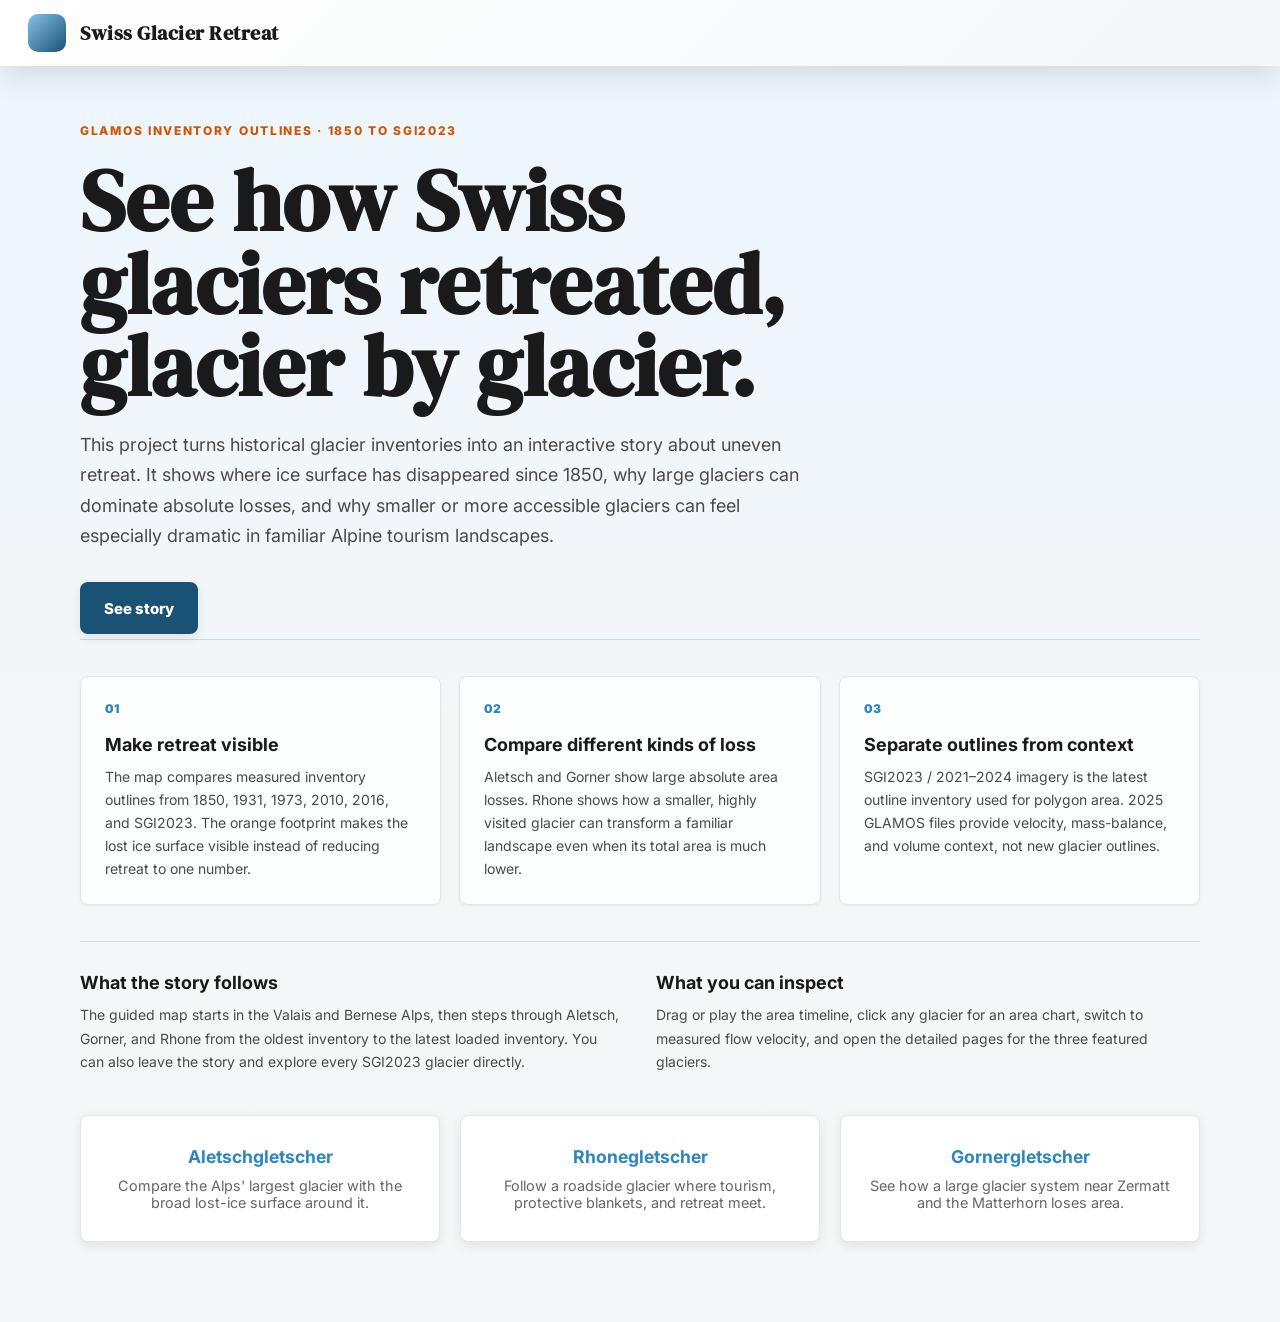
<file: docs/index.html>
<!doctype html>
<html lang="en">

<head>
  <meta charset="utf-8">
  <meta name="viewport" content="width=device-width, initial-scale=1.0">
  <title>Swiss Glacier Retreat</title>
  <link rel="stylesheet" href="style.css">
</head>

<body class="welcome-page">
  <header>
    <div class="logo-area">
      <div class="logo-icon"></div>
      <div class="logo-text">
        <h1>Swiss Glacier Retreat</h1>
      </div>
    </div>
  </header>

  <main class="welcome-shell">
    <section class="welcome-hero">
      <div class="welcome-kicker">GLAMOS inventory outlines · 1850 to SGI2023</div>
      <h2>See how Swiss glaciers retreated, glacier by glacier.</h2>
      <p>
        This project turns historical glacier inventories into an interactive story about uneven retreat. It shows
        where ice surface has disappeared since 1850, why large glaciers can dominate absolute losses, and why smaller
        or more accessible glaciers can feel especially dramatic in familiar Alpine tourism landscapes.
      </p>
      <div class="hero-cta">
        <a href="map/index.html" class="primary-cta">See story</a>
      </div>
    </section>

    <section class="welcome-grid" aria-label="Project goals">
      <article class="welcome-panel">
        <span>01</span>
        <h3>Make retreat visible</h3>
        <p>
          The map compares measured inventory outlines from 1850, 1931, 1973, 2010, 2016, and SGI2023. The orange
          footprint makes the lost ice surface visible instead of reducing retreat to one number.
        </p>
      </article>
      <article class="welcome-panel">
        <span>02</span>
        <h3>Compare different kinds of loss</h3>
        <p>
          Aletsch and Gorner show large absolute area losses. Rhone shows how a smaller, highly visited glacier can
          transform a familiar landscape even when its total area is much lower.
        </p>
      </article>
      <article class="welcome-panel">
        <span>03</span>
        <h3>Separate outlines from context</h3>
        <p>
          SGI2023 / 2021–2024 imagery is the latest outline inventory used for polygon area. 2025 GLAMOS files provide
          velocity, mass-balance, and volume context, not new glacier outlines.
        </p>
      </article>
    </section>

    <section class="welcome-details">
      <div>
        <h3>What the story follows</h3>
        <p>
          The guided map starts in the Valais and Bernese Alps, then steps through Aletsch, Gorner, and Rhone from the
          oldest inventory to the latest loaded inventory. You can also leave the story and explore every SGI2023 glacier
          directly.
        </p>
      </div>
      <div>
        <h3>What you can inspect</h3>
        <p>
          Drag or play the area timeline, click any glacier for an area chart, switch to measured flow velocity, and open
          the detailed pages for the three featured glaciers.
        </p>
      </div>
    </section>

    <div class="box-row">
      <a href="glaciers/aletsch.html" class="clickable-box">
        <h4>Aletschgletscher</h4>
        <p>Compare the Alps' largest glacier with the broad lost-ice surface around it.</p>
      </a>

      <a href="glaciers/rhone.html" class="clickable-box">
        <h4>Rhonegletscher</h4>
        <p>Follow a roadside glacier where tourism, protective blankets, and retreat meet.</p>
      </a>

      <a href="glaciers/gorner.html" class="clickable-box">
        <h4>Gornergletscher</h4>
        <p>See how a large glacier system near Zermatt and the Matterhorn loses area.</p>
      </a>
    </div>
  </main>
</body>

</html>
</file>
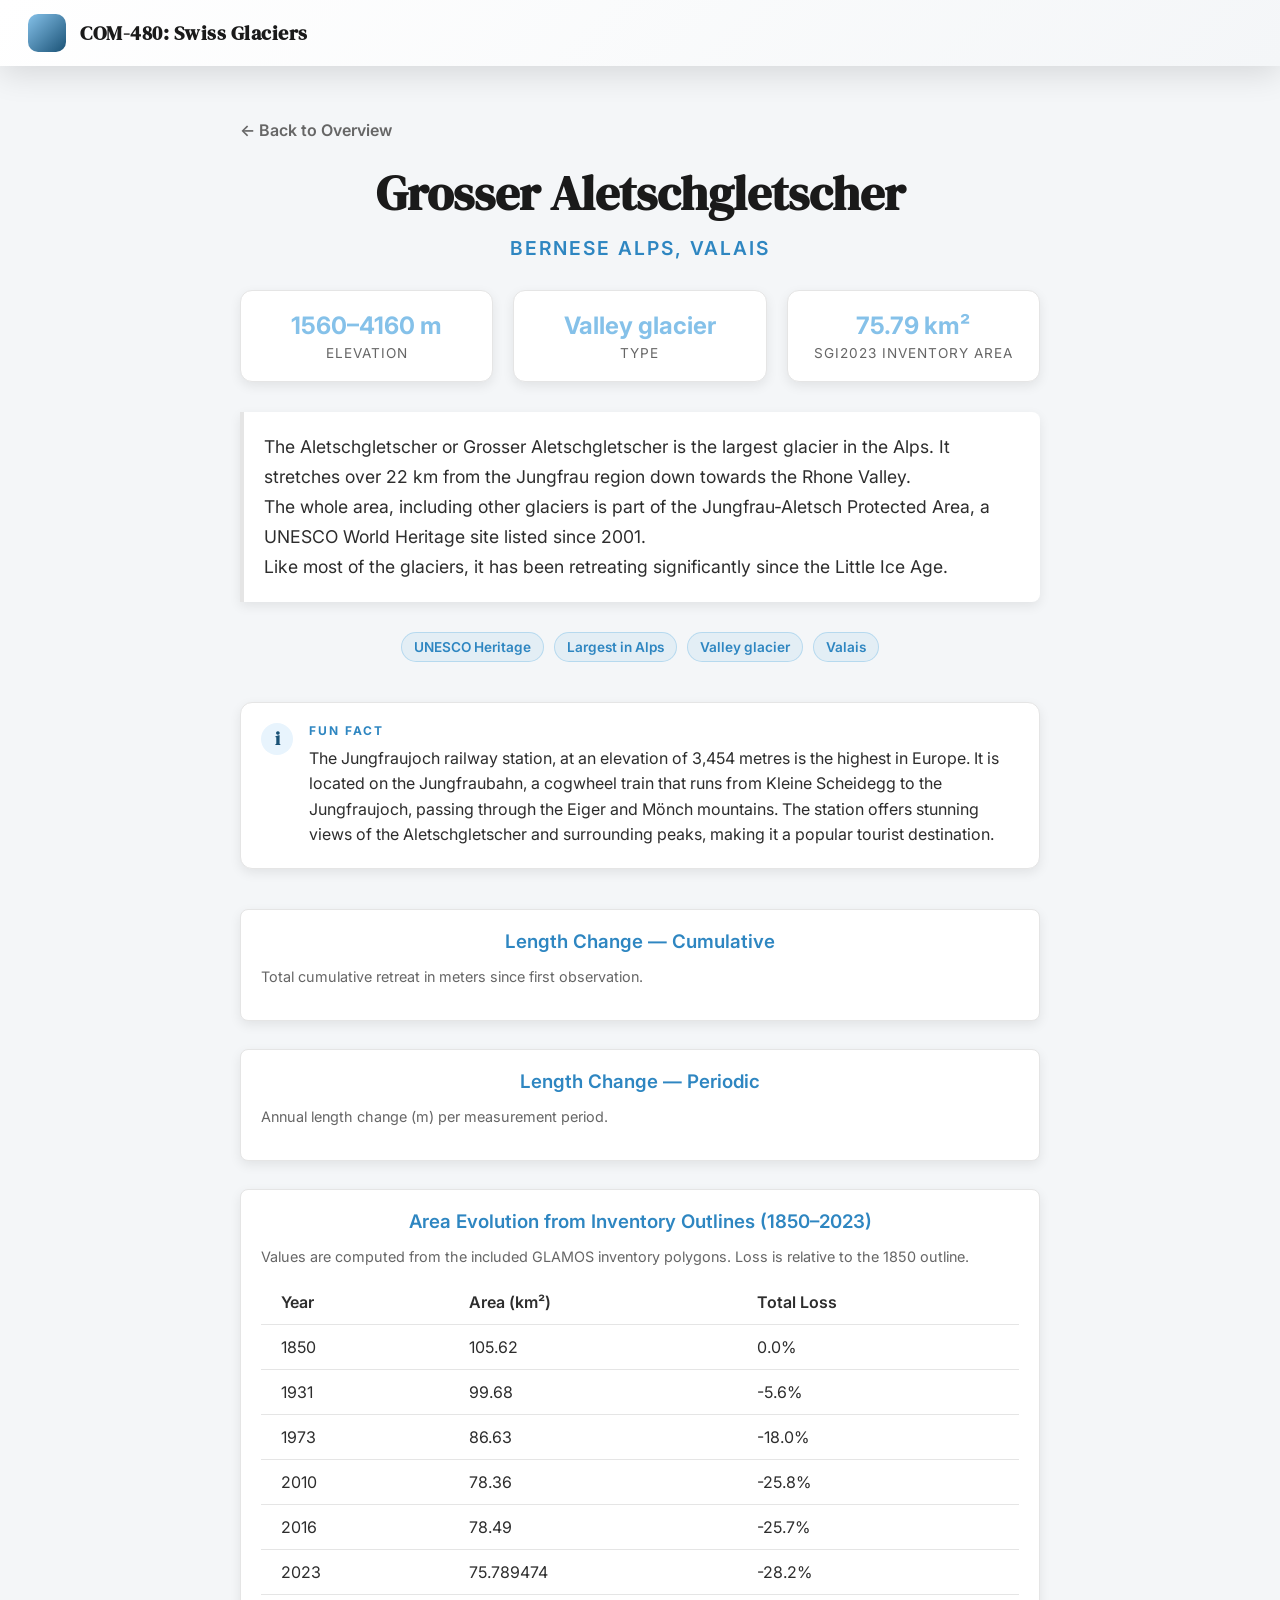
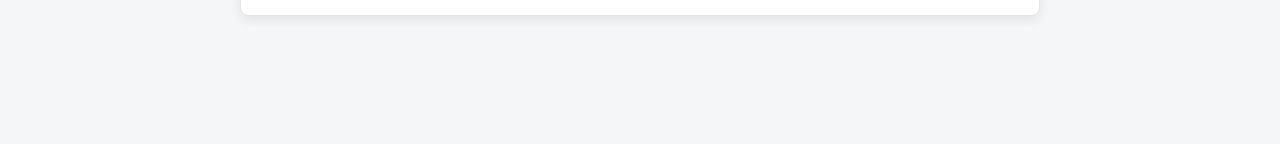
<file: docs/glaciers/aletsch.html>
<!DOCTYPE html>
<html lang="en">
<head>
  <meta charset="UTF-8">
  <meta name="viewport" content="width=device-width, initial-scale=1.0">
  <title>Grosser Aletschgletscher — Swiss Glaciers</title>
  
  <link rel="stylesheet" href="../style.css">
  
  <style>
    /* Specific styles for the deep-dive page to match the old popup feel */
    .glacier-hero {
      text-align: center;
      margin-bottom: 30px;
    }
    .glacier-hero h2 {
      font-family: 'DM Serif Display', serif;
      font-size: 3rem;
      color: var(--text-main);
      margin-bottom: 10px;
    }
    .glacier-region {
      color: var(--accent-color);
      font-size: 1.2rem;
      font-weight: 600;
      text-transform: uppercase;
      letter-spacing: 2px;
    }
    .glacier-stats-grid {
      display: flex;
      gap: 20px;
      margin-bottom: 30px;
    }
    .stat-box {
      flex: 1;
      background: var(--bg-card);
      border: 1px solid var(--border-color);
      border-radius: 12px;
      padding: 20px;
      text-align: center;
      box-shadow: 0 4px 15px rgba(0,0,0,0.2);
    }
    .stat-value {
      font-size: 1.5rem;
      font-weight: 700;
      color: var(--glacier-light);
      margin-bottom: 5px;
    }
    .stat-label {
      font-size: 0.85rem;
      color: var(--text-muted);
      text-transform: uppercase;
      letter-spacing: 1px;
    }
    .glacier-description {
      font-size: 1.1rem;
      line-height: 1.7;
      color: var(--earth-800);
      margin-bottom: 30px;
      padding: 20px;
      background: var(--bg-card);
      border-left: 4px solid var(--accent-color);
      border-radius: 0 8px 8px 0;
    }
    .glacier-tags {
      display: flex;
      flex-wrap: wrap;
      justify-content: center;
      gap: 10px;
      margin-bottom: 40px;
    }
    .tag {
      background: rgba(78, 168, 222, 0.1);
      color: var(--accent-color);
      padding: 6px 12px;
      border-radius: 20px;
      font-size: 0.85rem;
      font-weight: 600;
      border: 1px solid rgba(78, 168, 222, 0.3);
    }
    /* A simple CSS table for the historical data */
    .data-table {
      width: 100%;
      border-collapse: collapse;
      margin-top: 10px;
    }
    .data-table th, .data-table td {
      padding: 12px 20px;
      text-align: left;
      border-bottom: 1px solid var(--border-color);
      color: var(--earth-800)
    }
    .data-table th {
      color: var(--accent-color);
      font-weight: 600;
    }
    .data-table tr:hover td {
      background: rgba(255,255,255,0.02);
    }
    .back-btn {
      display: inline-block;
      margin-bottom: 20px;
      color: var(--text-muted);
      text-decoration: none;
      font-weight: 600;
      transition: color 0.2s;
    }
    .back-btn:hover {
      color: var(--accent-color);
    }
    .fun-fact {
      display: flex;
      gap: 16px;
      align-items: flex-start;
      margin-bottom: 40px;
      padding: 20px;
      background: var(--bg-card);
      border: 1px solid var(--border-color);
      border-radius: 12px;
      box-shadow: 0 4px 15px rgba(0,0,0,0.2);
    }
    .fun-fact-icon {
      font-size: 1.8rem;
      flex-shrink: 0;
      line-height: 1;
    }
    .fun-fact-content h4 {
      font-size: 0.75rem;
      font-weight: 700;
      text-transform: uppercase;
      letter-spacing: 2px;
      color: var(--accent-color);
      margin: 0 0 8px 0;
    }
    .fun-fact-content p {
      font-size: 1rem;
      line-height: 1.6;
      color: var(--earth-800);
      margin: 0;
    }
  </style>
</head>
<body>

  <header>
    <div class="logo-area">
      <div class="logo-icon"></div> 
      <div class="logo-text">
        <h1>COM-480: Swiss Glaciers</h1>
      </div>
    </div>
  </header>

  <main class="scrolling-list">
    
    <div style="max-width: 800px; margin: 0 auto; width: 100%;">
      
      <a href="../index.html" class="back-btn">← Back to Overview</a>
      
      <div class="glacier-hero">
        <h2>Grosser Aletschgletscher</h2>
        <div class="glacier-region">Bernese Alps, Valais</div>
      </div>

      <div class="glacier-stats-grid">
        <div class="stat-box">
          <div class="stat-value">1560–4160 m</div>
          <div class="stat-label">Elevation</div>
        </div>
        <div class="stat-box">
          <div class="stat-value">Valley glacier</div>
          <div class="stat-label">Type</div>
        </div>
        <div class="stat-box">
          <div class="stat-value">75.79 km²</div>
          <div class="stat-label">SGI2023 Inventory Area</div>
        </div>
      </div>

      <div class="glacier-description">
        The Aletschgletscher or Grosser Aletschgletscher is the largest glacier in the Alps. It stretches over 22 km from the Jungfrau region down towards the Rhone Valley. <br />The whole area, including other glaciers is part of the Jungfrau-Aletsch Protected Area, a UNESCO World Heritage site listed since 2001. <br />Like most of the glaciers, it has been retreating significantly since the Little Ice Age.
      </div>

      <div class="glacier-tags">
        <span class="tag">UNESCO Heritage</span>
        <span class="tag">Largest in Alps</span>
        <span class="tag">Valley glacier</span>
        <span class="tag">Valais</span>
      </div>

      <div class="fun-fact">
        <div class="fun-fact-icon"></div>
        <div class="fun-fact-content">
          <h4>Fun Fact</h4>
          <p>The Jungfraujoch railway station, at an elevation of 3,454 metres is the highest in Europe. It is located on the Jungfraubahn, a cogwheel train that runs from Kleine Scheidegg to the Jungfraujoch, passing through the Eiger and Mönch mountains. The station offers stunning views of the Aletschgletscher and surrounding peaks, making it a popular tourist destination.</p>
        </div>
      </div>

      <article class="iframe-card">
        <h3>Length Change — Cumulative</h3>
        <p style="color: var(--text-muted); font-size: 0.9rem; margin-bottom: 15px;">
          Total cumulative retreat in meters since first observation.
        </p>
        <div id="chart-cumulative"></div>
      </article>

      <article class="iframe-card">
        <h3>Length Change — Periodic</h3>
        <p style="color: var(--text-muted); font-size: 0.9rem; margin-bottom: 15px;">
          Annual length change (m) per measurement period.
        </p>
        <div id="chart-periodic"></div>
      </article>

      <article class="iframe-card">
        <h3>Area Evolution from Inventory Outlines (1850–2023)</h3>
        <p style="color: var(--text-muted); font-size: 0.9rem; margin-bottom: 15px;">
          Values are computed from the included GLAMOS inventory polygons. Loss is relative to the 1850 outline.
        </p>
        <table class="data-table">
          <thead>
            <tr>
              <th>Year</th>
              <th>Area (km²)</th>
              <th>Total Loss</th>
            </tr>
          </thead>
          <tbody>
            <tr><td>1850</td><td>105.62</td><td>0.0%</td></tr>
            <tr><td>1931</td><td>99.68</td><td style="color: var(--danger)">-5.6%</td></tr>
            <tr><td>1973</td><td>86.63</td><td style="color: var(--danger)">-18.0%</td></tr>
            <tr><td>2010</td><td>78.36</td><td style="color: var(--danger)">-25.8%</td></tr>
            <tr><td>2016</td><td>78.49</td><td style="color: var(--danger)">-25.7%</td></tr>
            <tr><td>2023</td><td>75.789474</td><td style="color: var(--danger)">-28.2%</td></tr>
          </tbody>
        </table>
      </article>

    </div>
  </main>

  <script src="https://d3js.org/d3.v7.min.js"></script>
  <script src="glacier-charts.js"></script>
  <script>renderGlacierCharts('aletsch');</script>
</body>
</html>
</file>
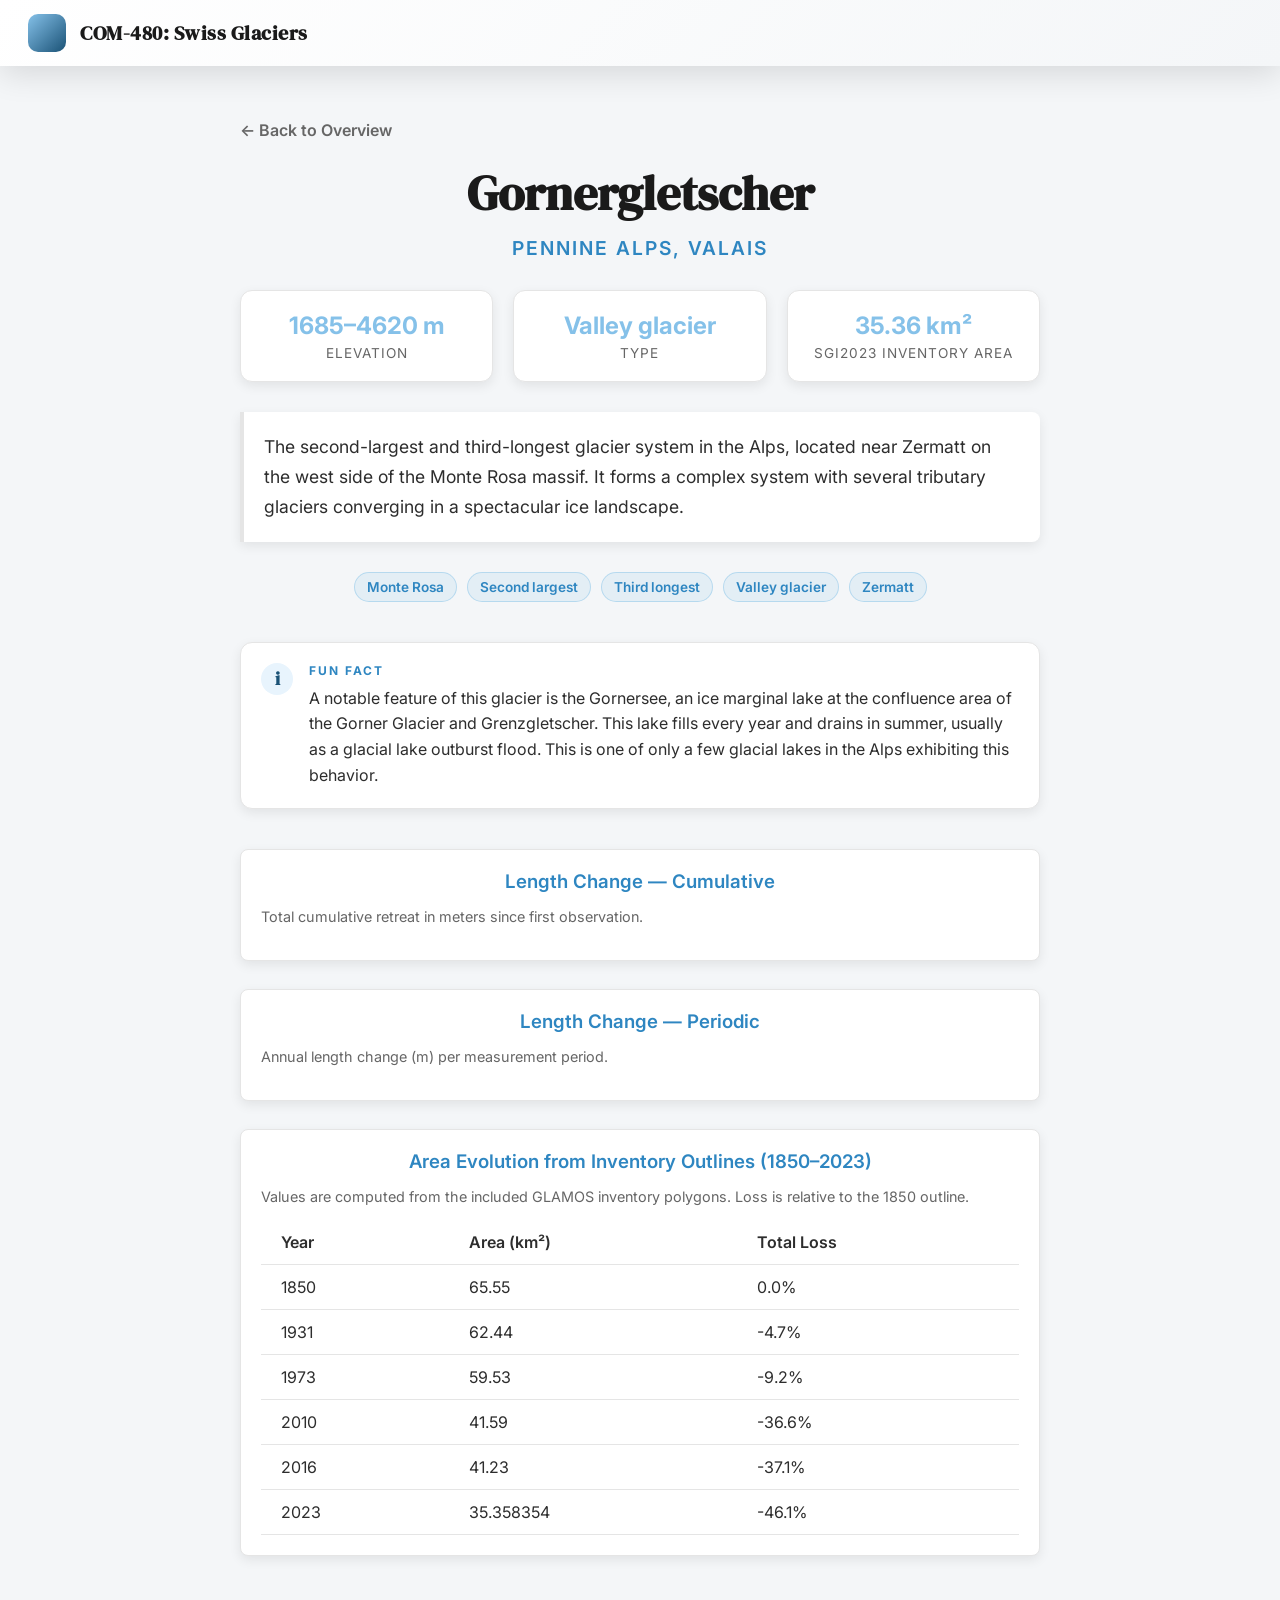
<file: docs/glaciers/gorner.html>
<!DOCTYPE html>
<html lang="en">
<head>
  <meta charset="UTF-8">
  <meta name="viewport" content="width=device-width, initial-scale=1.0">
  <title>Gornergletscher — Swiss Glaciers</title>

  <link rel="stylesheet" href="../style.css">

  <style>
    .glacier-hero {
      text-align: center;
      margin-bottom: 30px;
    }
    .glacier-hero h2 {
      font-family: 'DM Serif Display', serif;
      font-size: 3rem;
      color: var(--text-main);
      margin-bottom: 10px;
    }
    .glacier-region {
      color: var(--accent-color);
      font-size: 1.2rem;
      font-weight: 600;
      text-transform: uppercase;
      letter-spacing: 2px;
    }
    .glacier-stats-grid {
      display: flex;
      gap: 20px;
      margin-bottom: 30px;
    }
    .stat-box {
      flex: 1;
      background: var(--bg-card);
      border: 1px solid var(--border-color);
      border-radius: 12px;
      padding: 20px;
      text-align: center;
      box-shadow: 0 4px 15px rgba(0,0,0,0.2);
    }
    .stat-value {
      font-size: 1.5rem;
      font-weight: 700;
      color: var(--glacier-light);
      margin-bottom: 5px;
    }
    .stat-label {
      font-size: 0.85rem;
      color: var(--text-muted);
      text-transform: uppercase;
      letter-spacing: 1px;
    }
    .glacier-description {
      font-size: 1.1rem;
      line-height: 1.7;
      color: var(--earth-800);
      margin-bottom: 30px;
      padding: 20px;
      background: var(--bg-card);
      border-left: 4px solid var(--accent-color);
      border-radius: 0 8px 8px 0;
    }
    .glacier-tags {
      display: flex;
      flex-wrap: wrap;
      justify-content: center;
      gap: 10px;
      margin-bottom: 40px;
    }
    .tag {
      background: rgba(78, 168, 222, 0.1);
      color: var(--accent-color);
      padding: 6px 12px;
      border-radius: 20px;
      font-size: 0.85rem;
      font-weight: 600;
      border: 1px solid rgba(78, 168, 222, 0.3);
    }
    .data-table {
      width: 100%;
      border-collapse: collapse;
      margin-top: 10px;
    }
    .data-table th, .data-table td {
      padding: 12px 20px;
      text-align: left;
      border-bottom: 1px solid var(--border-color);
      color: var(--earth-800);
    }
    .data-table th {
      color: var(--accent-color);
      font-weight: 600;
    }
    .data-table tr:hover td {
      background: rgba(255,255,255,0.02);
    }
    .back-btn {
      display: inline-block;
      margin-bottom: 20px;
      color: var(--text-muted);
      text-decoration: none;
      font-weight: 600;
      transition: color 0.2s;
    }
    .back-btn:hover {
      color: var(--accent-color);
    }
    .fun-fact {
      display: flex;
      gap: 16px;
      align-items: flex-start;
      margin-bottom: 40px;
      padding: 20px;
      background: var(--bg-card);
      border: 1px solid var(--border-color);
      border-radius: 12px;
      box-shadow: 0 4px 15px rgba(0,0,0,0.2);
    }
    .fun-fact-icon {
      font-size: 1.8rem;
      flex-shrink: 0;
      line-height: 1;
    }
    .fun-fact-content h4 {
      font-size: 0.75rem;
      font-weight: 700;
      text-transform: uppercase;
      letter-spacing: 2px;
      color: var(--accent-color);
      margin: 0 0 8px 0;
    }
    .fun-fact-content p {
      font-size: 1rem;
      line-height: 1.6;
      color: var(--earth-800);
      margin: 0;
    }
  </style>
</head>
<body>

  <header>
    <div class="logo-area">
      <div class="logo-icon"></div>
      <div class="logo-text">
        <h1>COM-480: Swiss Glaciers</h1>
      </div>
    </div>
  </header>

  <main class="scrolling-list">

    <div style="max-width: 800px; margin: 0 auto; width: 100%;">

      <a href="../index.html" class="back-btn">← Back to Overview</a>

      <div class="glacier-hero">
        <h2>Gornergletscher</h2>
        <div class="glacier-region">Pennine Alps, Valais</div>
      </div>

      <div class="glacier-stats-grid">
        <div class="stat-box">
          <div class="stat-value">1685–4620 m</div>
          <div class="stat-label">Elevation</div>
        </div>
        <div class="stat-box">
          <div class="stat-value">Valley glacier</div>
          <div class="stat-label">Type</div>
        </div>
        <div class="stat-box">
          <div class="stat-value">35.36 km²</div>
          <div class="stat-label">SGI2023 Inventory Area</div>
        </div>
      </div>

      <div class="glacier-description">
        The second-largest and third-longest glacier system in the Alps, located near Zermatt on the west side of the Monte Rosa massif. It forms a complex system with several tributary glaciers converging in a spectacular ice landscape.
      </div>

      <div class="glacier-tags">
        <span class="tag">Monte Rosa</span>
        <span class="tag">Second largest</span>
        <span class="tag">Third longest</span>
        <span class="tag">Valley glacier</span>
        <span class="tag">Zermatt</span>
      </div>

      <div class="fun-fact">
        <div class="fun-fact-icon"></div>
        <div class="fun-fact-content">
          <h4>Fun Fact</h4>
          <p>A notable feature of this glacier is the Gornersee, an ice marginal lake at the confluence area of the Gorner Glacier and Grenzgletscher. This lake fills every year and drains in summer, usually as a glacial lake outburst flood. This is one of only a few glacial lakes in the Alps exhibiting this behavior.</p>
        </div>
      </div>

      <article class="iframe-card">
        <h3>Length Change — Cumulative</h3>
        <p style="color: var(--text-muted); font-size: 0.9rem; margin-bottom: 15px;">
          Total cumulative retreat in meters since first observation.
        </p>
        <div id="chart-cumulative"></div>
      </article>

      <article class="iframe-card">
        <h3>Length Change — Periodic</h3>
        <p style="color: var(--text-muted); font-size: 0.9rem; margin-bottom: 15px;">
          Annual length change (m) per measurement period.
        </p>
        <div id="chart-periodic"></div>
      </article>

      <article class="iframe-card">
        <h3>Area Evolution from Inventory Outlines (1850–2023)</h3>
        <p style="color: var(--text-muted); font-size: 0.9rem; margin-bottom: 15px;">
          Values are computed from the included GLAMOS inventory polygons. Loss is relative to the 1850 outline.
        </p>
        <table class="data-table">
          <thead>
            <tr>
              <th>Year</th>
              <th>Area (km²)</th>
              <th>Total Loss</th>
            </tr>
          </thead>
          <tbody>
            <tr><td>1850</td><td>65.55</td><td>0.0%</td></tr>
            <tr><td>1931</td><td>62.44</td><td style="color: var(--danger)">-4.7%</td></tr>
            <tr><td>1973</td><td>59.53</td><td style="color: var(--danger)">-9.2%</td></tr>
            <tr><td>2010</td><td>41.59</td><td style="color: var(--danger)">-36.6%</td></tr>
            <tr><td>2016</td><td>41.23</td><td style="color: var(--danger)">-37.1%</td></tr>
            <tr><td>2023</td><td>35.358354</td><td style="color: var(--danger)">-46.1%</td></tr>
          </tbody>
        </table>
      </article>

    </div>
  </main>

  <script src="https://d3js.org/d3.v7.min.js"></script>
  <script src="glacier-charts.js"></script>
  <script>renderGlacierCharts('gorner');</script>
</body>
</html>
</file>
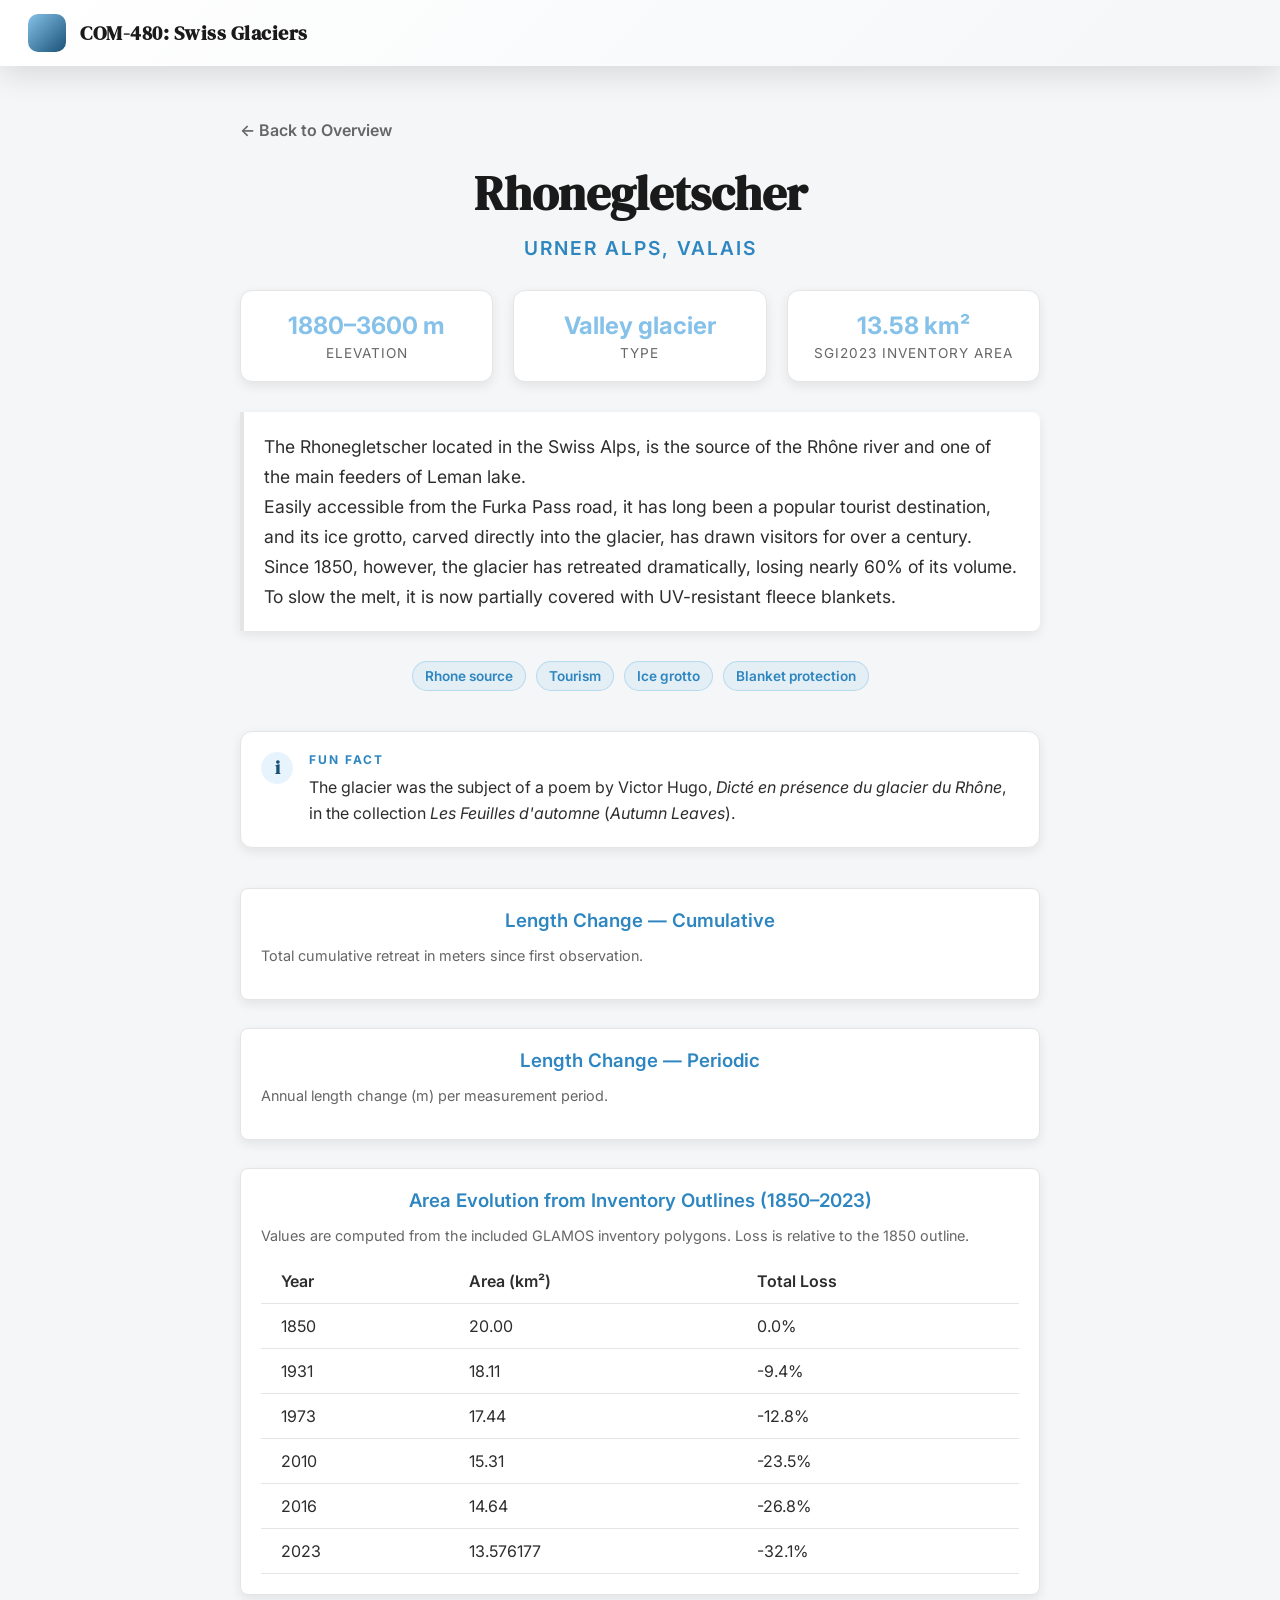
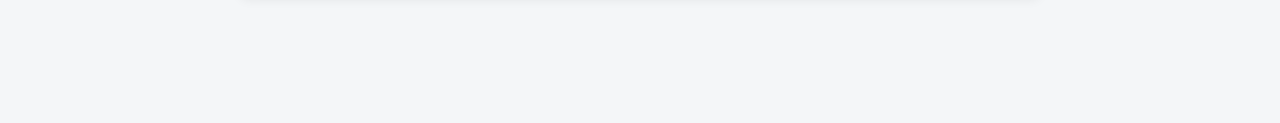
<file: docs/glaciers/rhone.html>
<!DOCTYPE html>
<html lang="en">
<head>
  <meta charset="UTF-8">
  <meta name="viewport" content="width=device-width, initial-scale=1.0">
  <title>Rhonegletscher — Swiss Glaciers</title>

  <link rel="stylesheet" href="../style.css">

  <style>
    .glacier-hero {
      text-align: center;
      margin-bottom: 30px;
    }
    .glacier-hero h2 {
      font-family: 'DM Serif Display', serif;
      font-size: 3rem;
      color: var(--text-main);
      margin-bottom: 10px;
    }
    .glacier-region {
      color: var(--accent-color);
      font-size: 1.2rem;
      font-weight: 600;
      text-transform: uppercase;
      letter-spacing: 2px;
    }
    .glacier-stats-grid {
      display: flex;
      gap: 20px;
      margin-bottom: 30px;
    }
    .stat-box {
      flex: 1;
      background: var(--bg-card);
      border: 1px solid var(--border-color);
      border-radius: 12px;
      padding: 20px;
      text-align: center;
      box-shadow: 0 4px 15px rgba(0,0,0,0.2);
    }
    .stat-value {
      font-size: 1.5rem;
      font-weight: 700;
      color: var(--glacier-light);
      margin-bottom: 5px;
    }
    .stat-label {
      font-size: 0.85rem;
      color: var(--text-muted);
      text-transform: uppercase;
      letter-spacing: 1px;
    }
    .glacier-description {
      font-size: 1.1rem;
      line-height: 1.7;
      color: var(--earth-800);
      margin-bottom: 30px;
      padding: 20px;
      background: var(--bg-card);
      border-left: 4px solid var(--accent-color);
      border-radius: 0 8px 8px 0;
    }
    .glacier-tags {
      display: flex;
      flex-wrap: wrap;
      justify-content: center;
      gap: 10px;
      margin-bottom: 40px;
    }
    .tag {
      background: rgba(78, 168, 222, 0.1);
      color: var(--accent-color);
      padding: 6px 12px;
      border-radius: 20px;
      font-size: 0.85rem;
      font-weight: 600;
      border: 1px solid rgba(78, 168, 222, 0.3);
    }
    .data-table {
      width: 100%;
      border-collapse: collapse;
      margin-top: 10px;
    }
    .data-table th, .data-table td {
      padding: 12px 20px;
      text-align: left;
      border-bottom: 1px solid var(--border-color);
      color: var(--earth-800);
    }
    .data-table th {
      color: var(--accent-color);
      font-weight: 600;
    }
    .data-table tr:hover td {
      background: rgba(255,255,255,0.02);
    }
    .back-btn {
      display: inline-block;
      margin-bottom: 20px;
      color: var(--text-muted);
      text-decoration: none;
      font-weight: 600;
      transition: color 0.2s;
    }
    .back-btn:hover {
      color: var(--accent-color);
    }
    .fun-fact {
      display: flex;
      gap: 16px;
      align-items: flex-start;
      margin-bottom: 40px;
      padding: 20px;
      background: var(--bg-card);
      border: 1px solid var(--border-color);
      border-radius: 12px;
      box-shadow: 0 4px 15px rgba(0,0,0,0.2);
    }
    .fun-fact-icon {
      font-size: 1.8rem;
      flex-shrink: 0;
      line-height: 1;
    }
    .fun-fact-content h4 {
      font-size: 0.75rem;
      font-weight: 700;
      text-transform: uppercase;
      letter-spacing: 2px;
      color: var(--accent-color);
      margin: 0 0 8px 0;
    }
    .fun-fact-content p {
      font-size: 1rem;
      line-height: 1.6;
      color: var(--earth-800);
      margin: 0;
    }
  </style>
</head>
<body>

  <header>
    <div class="logo-area">
      <div class="logo-icon"></div>
      <div class="logo-text">
        <h1>COM-480: Swiss Glaciers</h1>
      </div>
    </div>
  </header>

  <main class="scrolling-list">

    <div style="max-width: 800px; margin: 0 auto; width: 100%;">

      <a href="../index.html" class="back-btn">← Back to Overview</a>

      <div class="glacier-hero">
        <h2>Rhonegletscher</h2>
        <div class="glacier-region">Urner Alps, Valais</div>
      </div>

      <div class="glacier-stats-grid">
        <div class="stat-box">
          <div class="stat-value">1880–3600 m</div>
          <div class="stat-label">Elevation</div>
        </div>
        <div class="stat-box">
          <div class="stat-value">Valley glacier</div>
          <div class="stat-label">Type</div>
        </div>
        <div class="stat-box">
          <div class="stat-value">13.58 km²</div>
          <div class="stat-label">SGI2023 Inventory Area</div>
        </div>
      </div>

      <div class="glacier-description">
        The Rhonegletscher located in the Swiss Alps, is the source of the Rhône river and one of the main feeders of Leman lake. <br />Easily accessible from the Furka Pass road, it has long been a popular tourist destination, and its ice grotto, carved directly into the glacier, has drawn visitors for over a century. Since 1850, however, the glacier has retreated dramatically, losing nearly 60% of its volume. To slow the melt, it is now partially covered with UV-resistant fleece blankets.
      </div>

      <div class="glacier-tags">
        <span class="tag">Rhone source</span>
        <span class="tag">Tourism</span>
        <span class="tag">Ice grotto</span>
        <span class="tag">Blanket protection</span>
      </div>

      <div class="fun-fact">
        <div class="fun-fact-icon"></div>
        <div class="fun-fact-content">
          <h4>Fun Fact</h4>
          <p>The glacier was the subject of a poem by Victor Hugo, <em>Dicté en présence du glacier du Rhône</em>, in the collection <em>Les Feuilles d'automne</em> (<em>Autumn Leaves</em>).</p>
        </div>
      </div>

      <article class="iframe-card">
        <h3>Length Change — Cumulative</h3>
        <p style="color: var(--text-muted); font-size: 0.9rem; margin-bottom: 15px;">
          Total cumulative retreat in meters since first observation.
        </p>
        <div id="chart-cumulative"></div>
      </article>

      <article class="iframe-card">
        <h3>Length Change — Periodic</h3>
        <p style="color: var(--text-muted); font-size: 0.9rem; margin-bottom: 15px;">
          Annual length change (m) per measurement period.
        </p>
        <div id="chart-periodic"></div>
      </article>

      <article class="iframe-card">
        <h3>Area Evolution from Inventory Outlines (1850–2023)</h3>
        <p style="color: var(--text-muted); font-size: 0.9rem; margin-bottom: 15px;">
          Values are computed from the included GLAMOS inventory polygons. Loss is relative to the 1850 outline.
        </p>
        <table class="data-table">
          <thead>
            <tr>
              <th>Year</th>
              <th>Area (km²)</th>
              <th>Total Loss</th>
            </tr>
          </thead>
          <tbody>
            <tr><td>1850</td><td>20.00</td><td>0.0%</td></tr>
            <tr><td>1931</td><td>18.11</td><td style="color: var(--danger)">-9.4%</td></tr>
            <tr><td>1973</td><td>17.44</td><td style="color: var(--danger)">-12.8%</td></tr>
            <tr><td>2010</td><td>15.31</td><td style="color: var(--danger)">-23.5%</td></tr>
            <tr><td>2016</td><td>14.64</td><td style="color: var(--danger)">-26.8%</td></tr>
            <tr><td>2023</td><td>13.576177</td><td style="color: var(--danger)">-32.1%</td></tr>
          </tbody>
        </table>
      </article>

    </div>
  </main>

  <script src="https://d3js.org/d3.v7.min.js"></script>
  <script src="glacier-charts.js"></script>
  <script>renderGlacierCharts('rhone');</script>
</body>
</html>
</file>
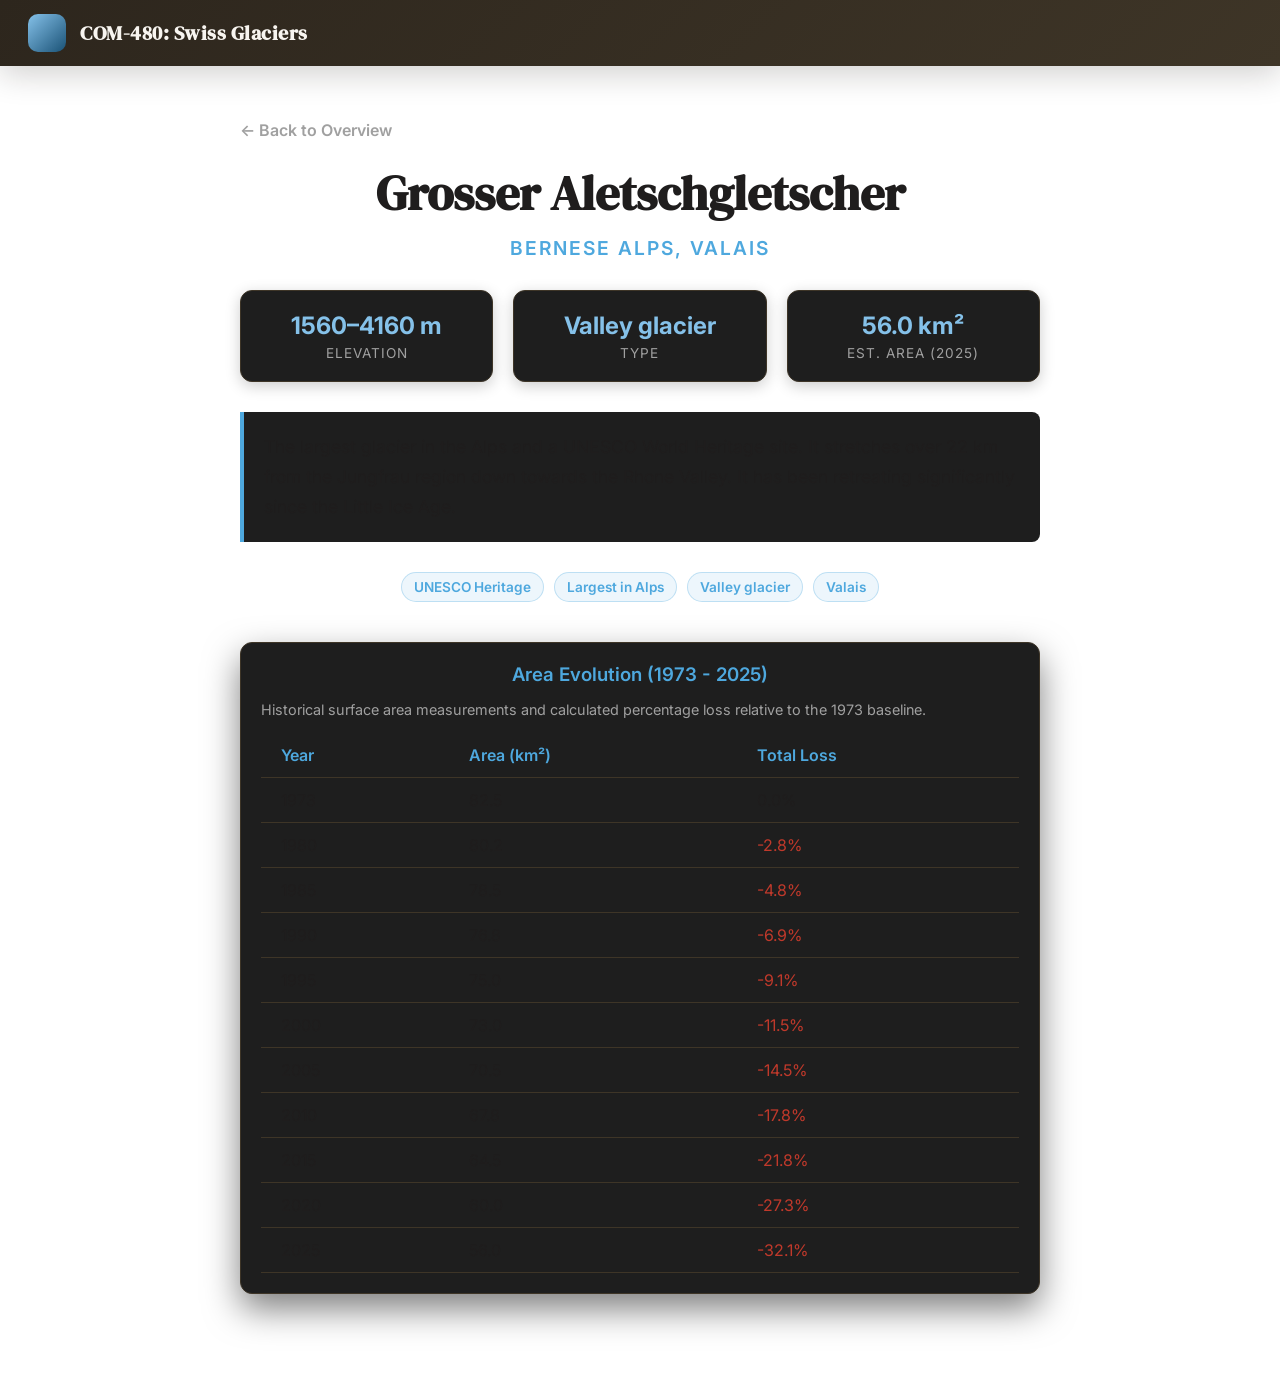
<file: src/glaciers/aletsch.html>
<!DOCTYPE html>
<html lang="en">
<head>
  <meta charset="UTF-8">
  <meta name="viewport" content="width=device-width, initial-scale=1.0">
  <title>Grosser Aletschgletscher — Swiss Glaciers</title>
  
  <link rel="stylesheet" href="../style.css">
  
  <style>
    /* Specific styles for the deep-dive page to match the old popup feel */
    .glacier-hero {
      text-align: center;
      margin-bottom: 30px;
    }
    .glacier-hero h2 {
      font-family: 'DM Serif Display', serif;
      font-size: 3rem;
      color: var(--text-main);
      margin-bottom: 10px;
    }
    .glacier-region {
      color: var(--accent-color);
      font-size: 1.2rem;
      font-weight: 600;
      text-transform: uppercase;
      letter-spacing: 2px;
    }
    .glacier-stats-grid {
      display: flex;
      gap: 20px;
      margin-bottom: 30px;
    }
    .stat-box {
      flex: 1;
      background: var(--bg-card);
      border: 1px solid var(--border-color);
      border-radius: 12px;
      padding: 20px;
      text-align: center;
      box-shadow: 0 4px 15px rgba(0,0,0,0.2);
    }
    .stat-value {
      font-size: 1.5rem;
      font-weight: 700;
      color: var(--glacier-light);
      margin-bottom: 5px;
    }
    .stat-label {
      font-size: 0.85rem;
      color: var(--text-muted);
      text-transform: uppercase;
      letter-spacing: 1px;
    }
    .glacier-description {
      font-size: 1.1rem;
      line-height: 1.7;
      color: var(--text-main);
      margin-bottom: 30px;
      padding: 20px;
      background: var(--bg-card);
      border-left: 4px solid var(--accent-color);
      border-radius: 0 8px 8px 0;
    }
    .glacier-tags {
      display: flex;
      flex-wrap: wrap;
      justify-content: center;
      gap: 10px;
      margin-bottom: 40px;
    }
    .tag {
      background: rgba(78, 168, 222, 0.1);
      color: var(--accent-color);
      padding: 6px 12px;
      border-radius: 20px;
      font-size: 0.85rem;
      font-weight: 600;
      border: 1px solid rgba(78, 168, 222, 0.3);
    }
    /* A simple CSS table for the historical data */
    .data-table {
      width: 100%;
      border-collapse: collapse;
      margin-top: 10px;
    }
    .data-table th, .data-table td {
      padding: 12px 20px;
      text-align: left;
      border-bottom: 1px solid var(--border-color);
    }
    .data-table th {
      color: var(--accent-color);
      font-weight: 600;
    }
    .data-table tr:hover td {
      background: rgba(255,255,255,0.02);
    }
    .back-btn {
      display: inline-block;
      margin-bottom: 20px;
      color: var(--text-muted);
      text-decoration: none;
      font-weight: 600;
      transition: color 0.2s;
    }
    .back-btn:hover {
      color: var(--accent-color);
    }
  </style>
</head>
<body>

  <header>
    <div class="logo-area">
      <div class="logo-icon"></div> 
      <div class="logo-text">
        <h1>COM-480: Swiss Glaciers</h1>
      </div>
    </div>
  </header>

  <main class="scrolling-list">
    
    <div style="max-width: 800px; margin: 0 auto; width: 100%;">
      
      <a href="../index.html" class="back-btn">← Back to Overview</a>
      
      <div class="glacier-hero">
        <h2>Grosser Aletschgletscher</h2>
        <div class="glacier-region">Bernese Alps, Valais</div>
      </div>

      <div class="glacier-stats-grid">
        <div class="stat-box">
          <div class="stat-value">1560–4160 m</div>
          <div class="stat-label">Elevation</div>
        </div>
        <div class="stat-box">
          <div class="stat-value">Valley glacier</div>
          <div class="stat-label">Type</div>
        </div>
        <div class="stat-box">
          <div class="stat-value">56.0 km²</div>
          <div class="stat-label">Est. Area (2025)</div>
        </div>
      </div>

      <div class="glacier-description">
        The largest glacier in the Alps and a UNESCO World Heritage site. It stretches over 22 km from the Jungfrau region down towards the Rhone Valley. It has been retreating significantly since the Little Ice Age.
      </div>

      <div class="glacier-tags">
        <span class="tag">UNESCO Heritage</span>
        <span class="tag">Largest in Alps</span>
        <span class="tag">Valley glacier</span>
        <span class="tag">Valais</span>
      </div>

      <article class="iframe-card">
        <h3>Area Evolution (1973 - 2025)</h3>
        <p style="color: var(--text-muted); font-size: 0.9rem; margin-bottom: 15px;">
          Historical surface area measurements and calculated percentage loss relative to the 1973 baseline.
        </p>
        <table class="data-table">
          <thead>
            <tr>
              <th>Year</th>
              <th>Area (km²)</th>
              <th>Total Loss</th>
            </tr>
          </thead>
          <tbody>
            <tr><td>1973</td><td>82.5</td><td>0.0%</td></tr>
            <tr><td>1980</td><td>80.2</td><td style="color: var(--danger)">-2.8%</td></tr>
            <tr><td>1985</td><td>78.5</td><td style="color: var(--danger)">-4.8%</td></tr>
            <tr><td>1990</td><td>76.8</td><td style="color: var(--danger)">-6.9%</td></tr>
            <tr><td>1995</td><td>75.0</td><td style="color: var(--danger)">-9.1%</td></tr>
            <tr><td>2000</td><td>73.0</td><td style="color: var(--danger)">-11.5%</td></tr>
            <tr><td>2005</td><td>70.5</td><td style="color: var(--danger)">-14.5%</td></tr>
            <tr><td>2010</td><td>67.8</td><td style="color: var(--danger)">-17.8%</td></tr>
            <tr><td>2015</td><td>64.5</td><td style="color: var(--danger)">-21.8%</td></tr>
            <tr><td>2020</td><td>60.0</td><td style="color: var(--danger)">-27.3%</td></tr>
            <tr><td>2025</td><td>56.0</td><td style="color: var(--danger)">-32.1%</td></tr>
          </tbody>
        </table>
      </article>

    </div>
  </main>

</body>
</html>
</file>
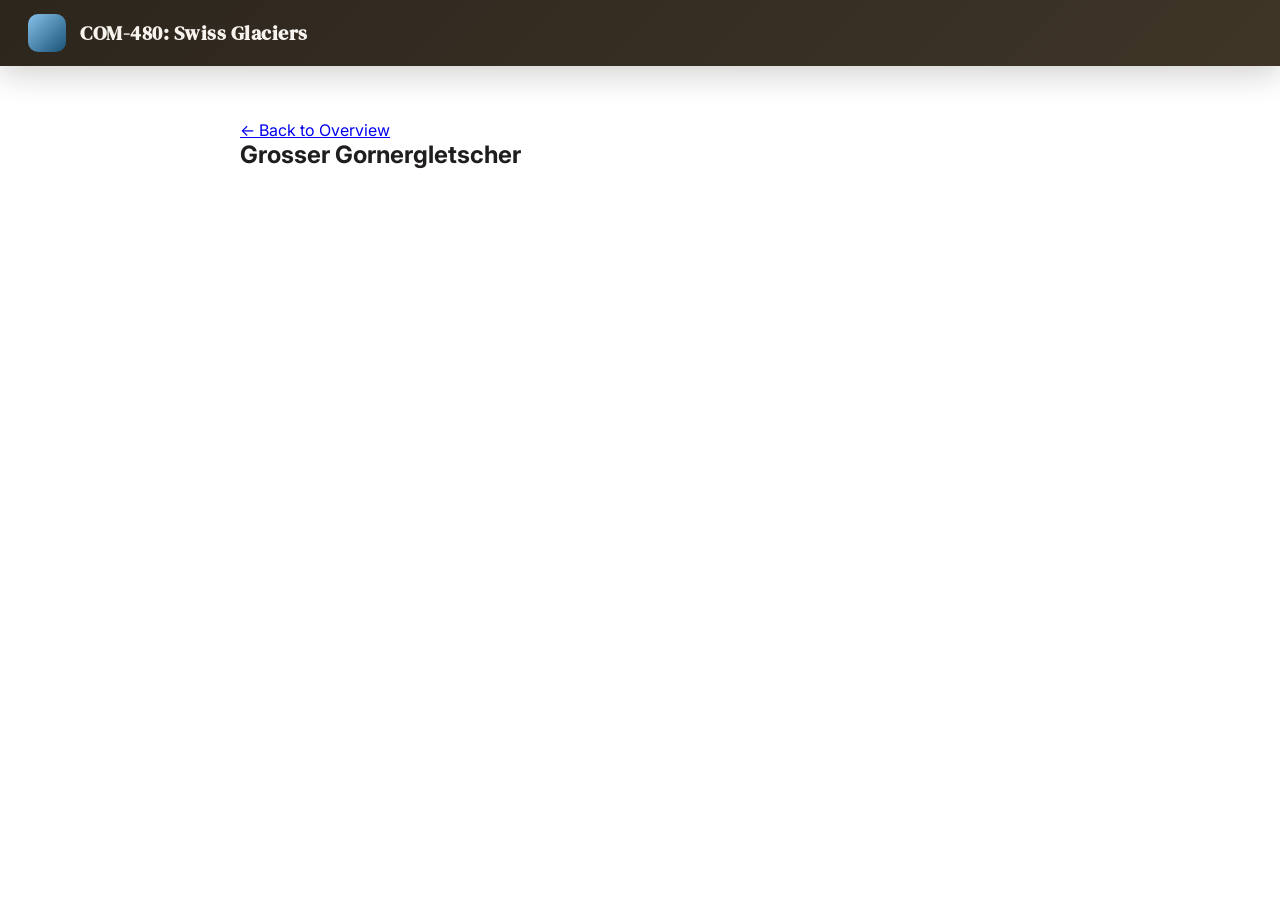
<file: src/glaciers/gorner.html>
<!DOCTYPE html>
<html lang="en">
<head>
  <meta charset="UTF-8">
  <meta name="viewport" content="width=device-width, initial-scale=1.0">
  <title>Grosser Gornergletscher — Swiss Glaciers</title>
  
  <link rel="stylesheet" href="../style.css">
</head>
<body>

  <header>
    <div class="logo-area">
      <div class="logo-icon"></div> 
      <div class="logo-text">
        <h1>COM-480: Swiss Glaciers</h1>
      </div>
    </div>
  </header>

  <main class="scrolling-list">
    
    <div style="max-width: 800px; margin: 0 auto; width: 100%;">
      
      <a href="../index.html" class="back-btn">← Back to Overview</a>
      
      <div class="glacier-hero">
        <h2>Grosser Gornergletscher</h2>
      </div>
    </div>
  </main>

</body>
</html>
</file>
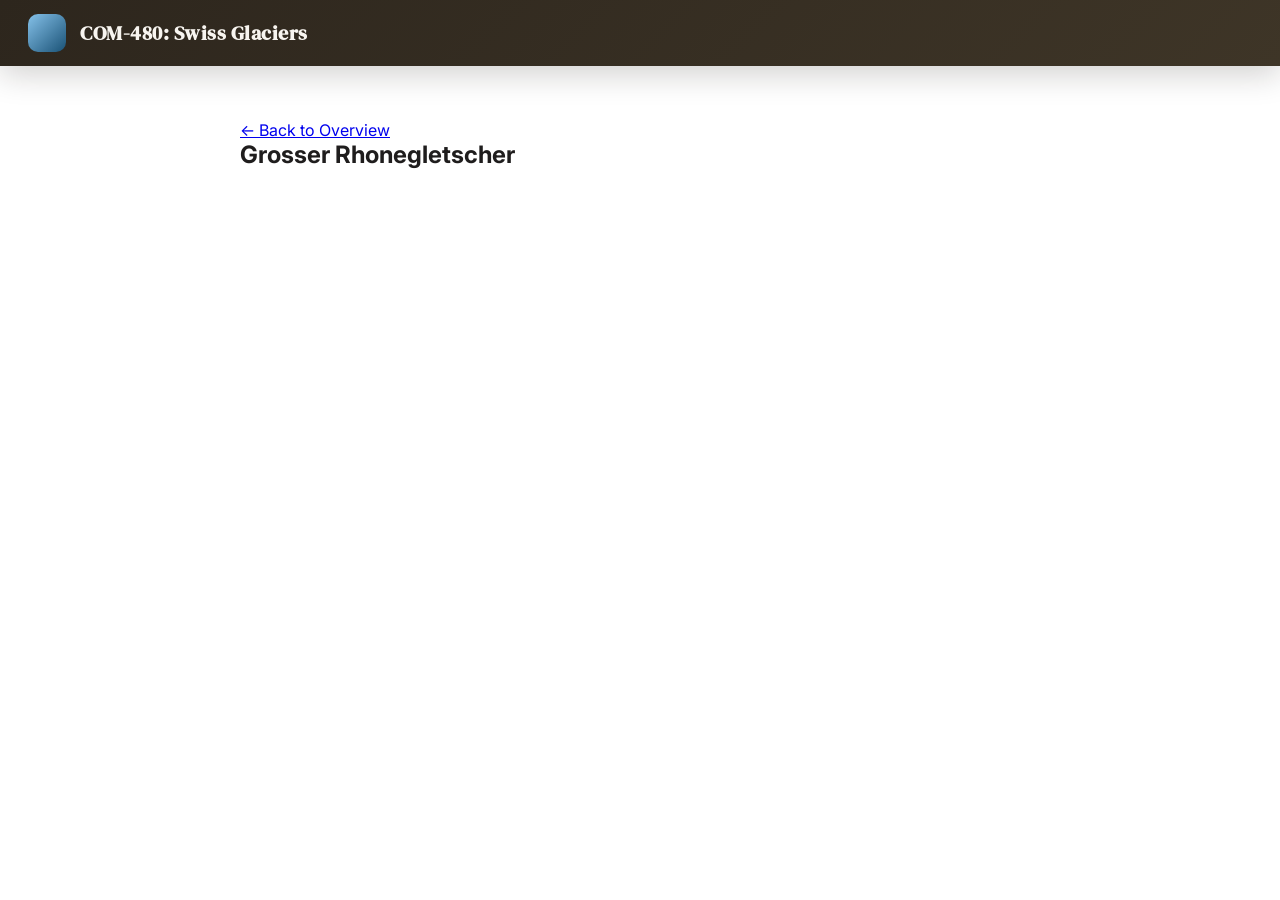
<file: src/glaciers/rhone.html>
<!DOCTYPE html>
<html lang="en">
<head>
  <meta charset="UTF-8">
  <meta name="viewport" content="width=device-width, initial-scale=1.0">
  <title>Grosser Rhonegletscher — Swiss Glaciers</title>
  
  <link rel="stylesheet" href="../style.css">
</head>
<body>

  <header>
    <div class="logo-area">
      <div class="logo-icon"></div> 
      <div class="logo-text">
        <h1>COM-480: Swiss Glaciers</h1>
      </div>
    </div>
  </header>

  <main class="scrolling-list">
    
    <div style="max-width: 800px; margin: 0 auto; width: 100%;">
      
      <a href="../index.html" class="back-btn">← Back to Overview</a>
      
      <div class="glacier-hero">
        <h2>Grosser Rhonegletscher</h2>
      </div>
    </div>
  </main>

</body>
</html>
</file>
<file: docs/style.css>
@import url('https://fonts.googleapis.com/css2?family=DM+Serif+Display&family=Inter:wght@300;400;500;600;700&display=swap');

/* --- 1. The Color Palette (CSS Variables) --- */
:root {
    --earth-900: #1a1a1a;
    --earth-800: #2d2d2d;
    --earth-700: #4a4a4a;
    --earth-600: #666666;
    --earth-500: #888888;
    --earth-400: #aaaaaa;
    --earth-300: #cccccc;
    --earth-200: #e5e5e5;
    --earth-100: #ffffff;
    --earth-50:  #f4f6f8;
    --glacier-deep: #1a5276;
    --glacier-mid: #2e86c1;
    --glacier-light: #85c1e9;
    --glacier-pale: #d4e6f1;
    --glacier-ice: #e8f4fd;
    --accent-warm: #d35400;
    --accent-green: #27ae60;
    --danger: #e74c3c;
    --shadow-sm: 0 1px 3px rgba(0,0,0,0.05);
    --shadow-md: 0 4px 12px rgba(0,0,0,0.08);
    --shadow-lg: 0 8px 32px rgba(0,0,0,0.12);
    --shadow-xl: 0 16px 48px rgba(0,0,0,0.16);
    --radius-sm: 8px;
    --radius-md: 12px;
    --radius-lg: 20px;
    --bg-main: var(--earth-50);
    --bg-card: var(--earth-100);
    --bg-topbar: var(--earth-100);
    --text-main: var(--earth-900);
    --text-muted: var(--earth-600);
    --accent-color: var(--glacier-mid);
    --border-color: var(--earth-200);
  }

/* --- 2. Basic Reset --- */
* {
    box-sizing: border-box;
    margin: 0;
    padding: 0;
}

header {
    position: fixed; top: 0; left: 0; right: 0; z-index: 1000;
    background: linear-gradient(135deg, var(--earth-100) 0%, var(--earth-50) 100%);
    padding: 14px 28px;
    display: flex; align-items: center; justify-content: space-between;
    box-shadow: var(--shadow-lg);
  }
  .logo-area {
    display: flex; align-items: center; gap: 14px;
  }
  .logo-icon {
    width: 38px; height: 38px;
    background: linear-gradient(135deg, var(--glacier-light), var(--glacier-deep));
    border-radius: 10px;
    display: flex; align-items: center; justify-content: center;
    font-size: 20px;
  }
  .logo-text h1 {
    font-family: 'DM Serif Display', serif;
    font-size: 20px; color: var(--earth-900);
    letter-spacing: 0.5px;
  }
  .logo-text span {
    font-size: 11px; color: var(--earth-400);
    letter-spacing: 1.5px; text-transform: uppercase;
    font-weight: 500;
  }
  .header-stats {
    display: flex; gap: 24px; align-items: center;
  }
  .header-stat {
    text-align: center;
  }
  .header-stat-value {
    font-size: 18px; font-weight: 700; color: var(--glacier-light);
    font-variant-numeric: tabular-nums;
  }
  .header-stat-label {
    font-size: 10px; color: var(--earth-400);
    text-transform: uppercase; letter-spacing: 1px;
  }

.page-hero {
    text-align: center;
    margin-bottom: 30px;
}
.page-hero h2 {
    font-family: 'DM Serif Display', serif;
    font-size: 3rem;
    color: var(--text-main);
    margin-bottom: 10px;
}
.body-text {
    max-width: 760px;
    margin: 0 auto;
    color: var(--earth-700);
    font-size: 1.08rem;
    line-height: 1.7;
    text-align: center;
}
.hero-cta {
    display: flex;
    justify-content: center;
    margin-top: -34px;
}
.primary-cta {
    display: inline-flex;
    align-items: center;
    justify-content: center;
    min-height: 44px;
    padding: 0 18px;
    border-radius: 8px;
    background: var(--glacier-deep);
    color: #fff;
    text-decoration: none;
    font-weight: 800;
    box-shadow: var(--shadow-md);
    transition: transform 0.2s ease, box-shadow 0.2s ease;
}
.primary-cta:hover {
    transform: translateY(-2px);
    box-shadow: var(--shadow-lg);
}

.welcome-page {
    min-height: 100vh;
    background: linear-gradient(180deg, rgba(232, 244, 253, 0.86), rgba(244, 246, 248, 0.98) 54%);
}
.welcome-shell {
    width: min(1120px, calc(100vw - 40px));
    margin: 118px auto 80px;
}
.welcome-hero {
    min-height: 58vh;
    display: flex;
    flex-direction: column;
    justify-content: center;
    align-items: flex-start;
    gap: 22px;
    border-bottom: 1px solid rgba(26, 82, 118, 0.18);
}
.welcome-kicker {
    color: var(--accent-warm);
    font-size: 12px;
    font-weight: 800;
    letter-spacing: 1.7px;
    text-transform: uppercase;
}
.welcome-hero h2 {
    max-width: 780px;
    font-family: 'DM Serif Display', serif;
    font-size: clamp(48px, 8vw, 86px);
    line-height: 0.96;
    color: var(--earth-900);
}
.welcome-hero p {
    max-width: 720px;
    color: var(--earth-700);
    font-size: 18px;
    line-height: 1.7;
}
.welcome-hero .hero-cta {
    justify-content: flex-start;
    margin-top: 8px;
}
.welcome-hero .primary-cta {
    min-height: 52px;
    padding: 0 24px;
    font-size: 15px;
}
.welcome-grid {
    display: grid;
    grid-template-columns: repeat(3, 1fr);
    gap: 18px;
    margin: 36px 0;
}
.welcome-panel {
    background: rgba(255, 255, 255, 0.78);
    border: 1px solid var(--earth-200);
    border-radius: 8px;
    padding: 24px;
    box-shadow: var(--shadow-sm);
}
.welcome-panel span {
    display: block;
    color: var(--glacier-mid);
    font-size: 12px;
    font-weight: 900;
    margin-bottom: 18px;
}
.welcome-panel h3,
.welcome-details h3 {
    color: var(--earth-900);
    font-size: 18px;
    margin-bottom: 10px;
}
.welcome-panel p,
.welcome-details p {
    color: var(--earth-700);
    font-size: 14px;
    line-height: 1.65;
}
.welcome-details {
    display: grid;
    grid-template-columns: 1fr 1fr;
    gap: 32px;
    padding: 30px 0 42px;
    border-top: 1px solid rgba(26, 82, 118, 0.14);
}

body {
    font-family: 'Inter', sans-serif; /* A cleaner, modern font */
    background-color: var(--bg-main);
    color: var(--text-main);
    padding: 0; /* Removed body padding so the topbar spans 100% */
}

.site-title {
    font-size: 1.5rem;
    color: var(--text-main);
    margin: 0;
}

.topbar-right {
    display: flex;
    gap: 30px;
}

.nav-link {
    text-decoration: none;
    color: var(--text-muted);
    font-weight: bold;
    transition: color 0.3s ease;
}

.nav-link:hover {
    color: var(--accent-color);
}

/* --- 4. The Centered Title --- */
.page-title-section {
    text-align: center;
    margin-bottom: 50px;
    padding: 0 20px;
}

.page-title-section h2 {
    font-size: 2.5rem;
    color: var(--text-main);
    margin-bottom: 10px;
}

.page-title-section p {
    color: var(--text-muted);
    font-size: 1.1rem;
}

/* --- 5. The Scrolling List --- */
.scrolling-list {
    display: flex;
    flex-direction: column;
    gap: 60px;
    max-width: 1000px;
    /* This is the key idea: 120px top margin pushes it below the fixed header */
    margin: 120px auto 100px auto; 
}

/* --- 6. The iFrame Containers --- */
.iframe-card {
    background: var(--bg-card);
    padding: 20px;
    border-radius: 8px;
    border: 1px solid var(--border-color);
    box-shadow: var(--shadow-md);
    margin-bottom: 28px;
}
.iframe-card h3 {
    text-align: center;
    margin-bottom: 15px;
    color: var(--accent-color);
    font-weight: 600;
}
.iframe-card iframe {
    width: 100%;
    height: 550px; 
    border: none;
    border-radius: 8px;
    background-color: var(--bg-main); /* Fallback while loading */
}


/* --- 7. Clickable Box Row --- */
.box-row {
    display: flex;
    gap: 20px;
    width: 100%;
}

.clickable-box {
    flex: 1; /* Makes all three boxes equally wide */
    background: var(--bg-card);
    border: 1px solid var(--border-color);
    border-radius: 8px;
    padding: 30px 20px;
    text-align: center;
    text-decoration: none;
    color: var(--text-main);
    box-shadow: var(--shadow-md);
    transition: transform 0.2s ease, box-shadow 0.2s ease, border-color 0.2s ease;
}

.clickable-box h4 {
    margin-bottom: 10px;
    color: var(--accent-color);
    font-size: 1.1rem;
}

.clickable-box p {
    font-size: 0.9rem;
    color: var(--text-muted);
}

/* The hover effect makes them feel truly interactive */
.clickable-box:hover {
    transform: translateY(-5px);
    box-shadow: var(--shadow-lg);
    border-color: var(--accent-color);
}

.glacier-description,
.fun-fact-content p,
.data-table th,
.data-table td {
    color: var(--earth-800) !important;
}

.stat-box,
.glacier-description,
.fun-fact {
    background: var(--bg-card) !important;
    border-color: var(--border-color) !important;
    box-shadow: var(--shadow-md) !important;
}

.fun-fact-icon {
    width: 32px;
    height: 32px;
    border-radius: 50%;
    display: inline-flex;
    align-items: center;
    justify-content: center;
    background: var(--glacier-ice);
    color: var(--glacier-deep);
    font-size: 0 !important;
    font-weight: 800;
}
.fun-fact-icon::before {
    content: "i";
    font-size: 18px;
    font-family: 'DM Serif Display', serif;
}

@media (max-width: 820px) {
    .welcome-shell {
        width: min(100vw - 28px, 620px);
        margin-top: 98px;
    }
    .welcome-hero {
        min-height: auto;
        padding: 42px 0 34px;
    }
    .welcome-hero h2 {
        font-size: clamp(42px, 14vw, 62px);
    }
    .welcome-grid,
    .welcome-details,
    .box-row {
        grid-template-columns: 1fr;
        flex-direction: column;
    }
}
</file>
<file: src/style.css>
@import url('https://fonts.googleapis.com/css2?family=DM+Serif+Display&family=Inter:wght@300;400;500;600;700&display=swap');

/* --- 1. The Color Palette (CSS Variables) --- */
:root {
    --earth-900: #1a1510;
    --earth-800: #2d261d;
    --earth-700: #3e3527;
    --earth-600: #5c4f3a;
    --earth-500: #7a6b52;
    --earth-400: #a89880;
    --earth-300: #c4b8a4;
    --earth-200: #e0d8cc;
    --earth-100: #f0ece4;
    --earth-50:  #f8f5f0;
    --glacier-deep: #1a5276;
    --glacier-mid: #2e86c1;
    --glacier-light: #85c1e9;
    --glacier-pale: #d4e6f1;
    --glacier-ice: #e8f4fd;
    --accent-warm: #c0713a;
    --accent-green: #4a7c59;
    --danger: #c0392b;
    --shadow-sm: 0 1px 3px rgba(26,21,16,0.12);
    --shadow-md: 0 4px 12px rgba(26,21,16,0.15);
    --shadow-lg: 0 8px 32px rgba(26,21,16,0.2);
    --shadow-xl: 0 16px 48px rgba(26,21,16,0.25);
    --radius-sm: 8px;
    --radius-md: 12px;
    --radius-lg: 20px;
    --bg-card: #1e1e1e;         /* Slightly lighter for the iframe cards */
    --bg-topbar: #181818;       /* Almost black for the header */
    --text-main: #1f1d1d;       /* Soft white for readability */
    --text-muted: #a0a0a0;      /* Gray for secondary text */
    --accent-color: #4ea8de;    /* A sleek "data" blue for links/highlights */
    --border-color: var(--earth-700);
  }

/* --- 2. Basic Reset --- */
* {
    box-sizing: border-box;
    margin: 0;
    padding: 0;
}

header {
    position: fixed; top: 0; left: 0; right: 0; z-index: 1000;
    background: linear-gradient(135deg, var(--earth-800) 0%, var(--earth-700) 100%);
    padding: 14px 28px;
    display: flex; align-items: center; justify-content: space-between;
    box-shadow: var(--shadow-lg);
  }
  .logo-area {
    display: flex; align-items: center; gap: 14px;
  }
  .logo-icon {
    width: 38px; height: 38px;
    background: linear-gradient(135deg, var(--glacier-light), var(--glacier-deep));
    border-radius: 10px;
    display: flex; align-items: center; justify-content: center;
    font-size: 20px;
  }
  .logo-text h1 {
    font-family: 'DM Serif Display', serif;
    font-size: 20px; color: var(--earth-50);
    letter-spacing: 0.5px;
  }
  .logo-text span {
    font-size: 11px; color: var(--earth-400);
    letter-spacing: 1.5px; text-transform: uppercase;
    font-weight: 500;
  }
  .header-stats {
    display: flex; gap: 24px; align-items: center;
  }
  .header-stat {
    text-align: center;
  }
  .header-stat-value {
    font-size: 18px; font-weight: 700; color: var(--glacier-light);
    font-variant-numeric: tabular-nums;
  }
  .header-stat-label {
    font-size: 10px; color: var(--earth-400);
    text-transform: uppercase; letter-spacing: 1px;
  }

.page-hero {
    text-align: center;
    margin-bottom: 30px;
}
.page-hero h2 {
    font-family: 'DM Serif Display', serif;
    font-size: 3rem;
    color: var(--text-main);
    margin-bottom: 10px;
}

body {
    font-family: 'Inter', sans-serif; /* A cleaner, modern font */
    background-color: var(--bg-main);
    color: var(--text-main);
    padding: 0; /* Removed body padding so the topbar spans 100% */
}

.site-title {
    font-size: 1.5rem;
    color: var(--text-main);
    margin: 0;
}

.topbar-right {
    display: flex;
    gap: 30px;
}

.nav-link {
    text-decoration: none;
    color: var(--text-muted);
    font-weight: bold;
    transition: color 0.3s ease;
}

.nav-link:hover {
    color: var(--accent-color);
}

/* --- 4. The Centered Title --- */
.page-title-section {
    text-align: center;
    margin-bottom: 50px;
    padding: 0 20px;
}

.page-title-section h2 {
    font-size: 2.5rem;
    color: var(--text-main);
    margin-bottom: 10px;
}

.page-title-section p {
    color: var(--text-muted);
    font-size: 1.1rem;
}

/* --- 5. The Scrolling List --- */
.scrolling-list {
    display: flex;
    flex-direction: column;
    gap: 60px;
    max-width: 1000px;
    /* This is the key idea: 120px top margin pushes it below the fixed header */
    margin: 120px auto 100px auto; 
}

/* --- 6. The iFrame Containers --- */
.iframe-card {
    background-color: var(--bg-card);
    padding: 20px;
    border-radius: 12px;
    border: 1px solid var(--border-color);
    box-shadow: 0 15px 35px rgba(0,0,0,0.5); /* Stronger shadow for depth in dark mode */
}

.iframe-card h3 {
    text-align: center;
    margin-bottom: 15px;
    color: var(--accent-color);
    font-weight: 600;
}

.iframe-card iframe {
    width: 100%;
    height: 650px; 
    border: none; /* Removed the default border so the visualization blends seamlessly */
    border-radius: 8px;
    background-color: var(--bg-main); /* Fallback while loading */
}

/* --- 7. Clickable Box Row --- */
.box-row {
    display: flex;
    gap: 20px;
    width: 100%;
}

.clickable-box {
    flex: 1; /* Makes all three boxes equally wide */
    background-color: var(--bg-card);
    border: 1px solid var(--border-color);
    border-radius: 12px;
    padding: 30px 20px;
    text-align: center;
    text-decoration: none;
    color: var(--text-main);
    box-shadow: 0 4px 15px rgba(0,0,0,0.3);
    transition: transform 0.2s ease, box-shadow 0.2s ease, border-color 0.2s ease;
}

.clickable-box h4 {
    margin-bottom: 10px;
    color: var(--accent-color);
    font-size: 1.1rem;
}

.clickable-box p {
    font-size: 0.9rem;
    color: var(--text-muted);
}

/* The hover effect makes them feel truly interactive */
.clickable-box:hover {
    transform: translateY(-5px);
    box-shadow: 0 8px 25px rgba(0,0,0,0.5);
    border-color: var(--accent-color);
}
</file>
